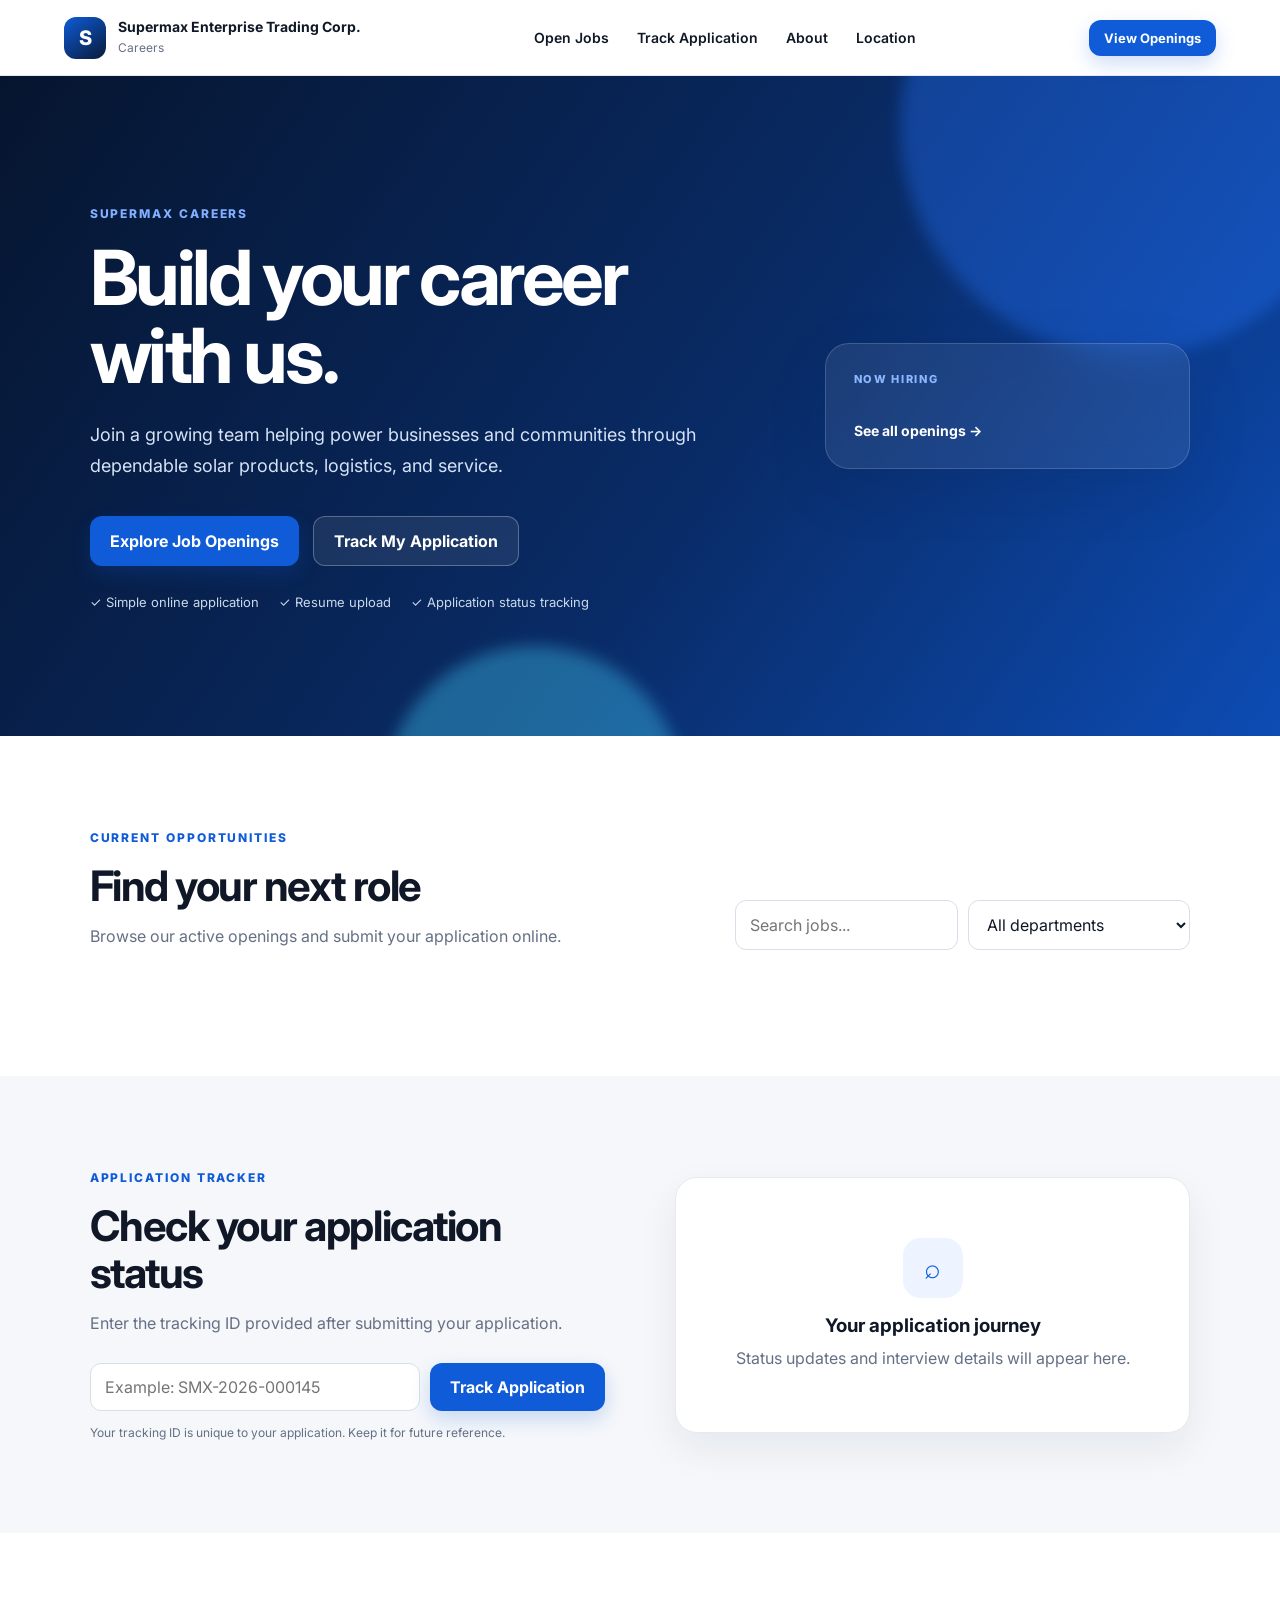
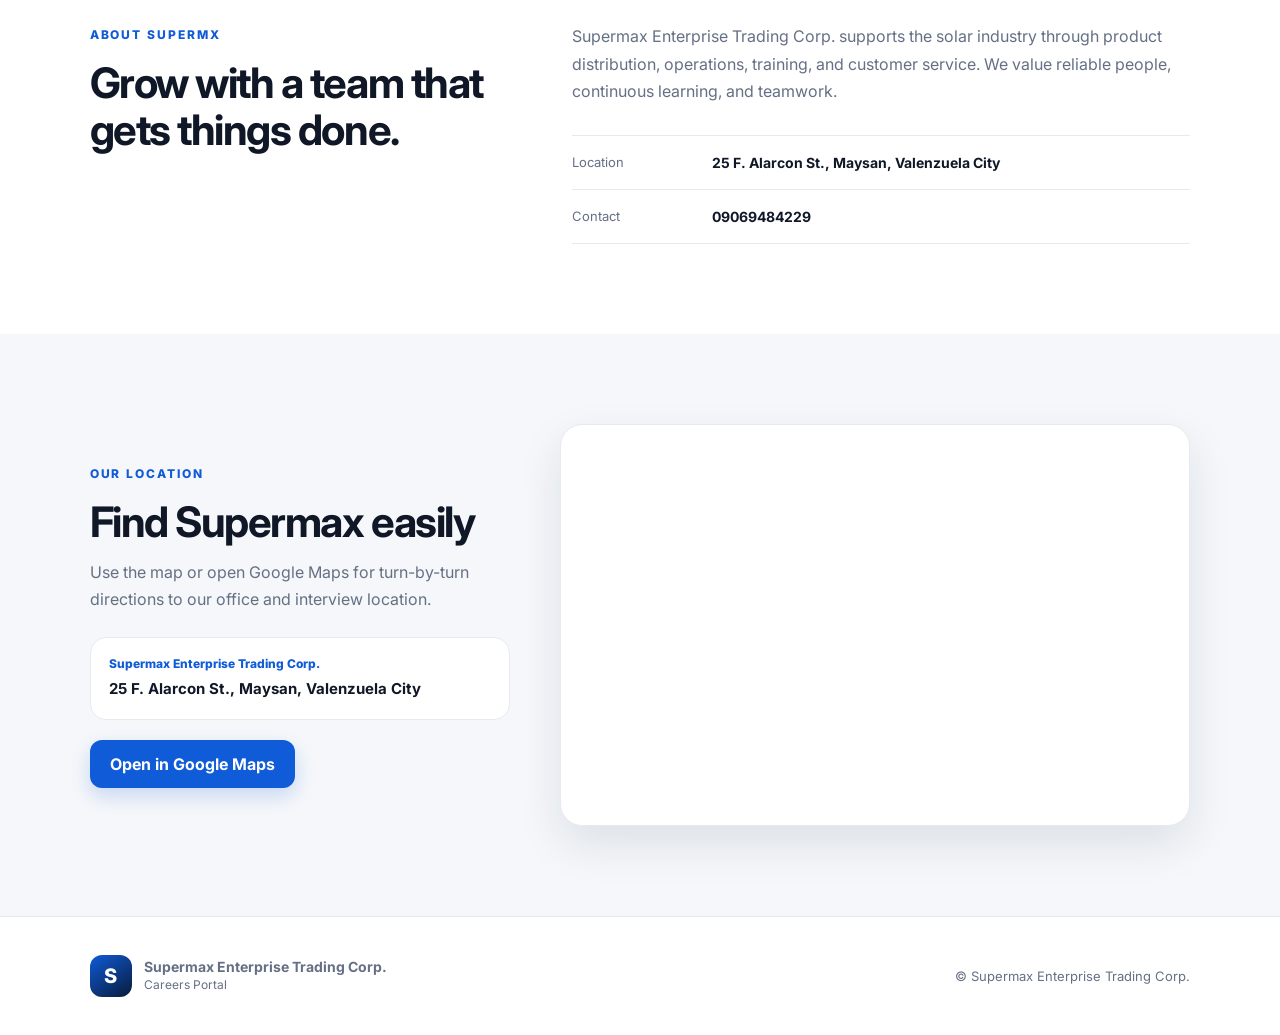
<file: index.html>
<!DOCTYPE html>
<html lang="en">
<head>
  <meta charset="UTF-8" />
  <meta name="viewport" content="width=device-width, initial-scale=1.0" />
  <title>Supermax Careers</title>
  <meta name="description" content="Careers and job openings at Supermax Enterprise Trading Corp." />
  <link rel="preconnect" href="https://fonts.googleapis.com">
  <link rel="preconnect" href="https://fonts.gstatic.com" crossorigin>
  <link href="https://fonts.googleapis.com/css2?family=Inter:wght@400;500;600;700;800&display=swap" rel="stylesheet">
  <link rel="stylesheet" href="styles.css" />
</head>
<body>
  <header class="topbar">
    <a class="brand" href="#home" aria-label="Careers home">
      <div class="brand-logo" id="brandLogoWrap"><img id="brandLogo" alt="Company logo" /></div>
      <div>
        <strong id="brandName">Supermax Enterprise Trading Corp.</strong>
        <span>Careers</span>
      </div>
    </a>
    <nav>
      <a href="#jobs">Open Jobs</a>
      <a href="#track">Track Application</a>
      <a href="#about">About</a>
      <a href="#location">Location</a>
    </nav>
    <a class="btn btn-small" href="#jobs">View Openings</a>
  </header>

  <main>
    <section class="hero" id="home">
      <div class="hero-glow hero-glow-a"></div>
      <div class="hero-glow hero-glow-b"></div>
      <div class="hero-content">
        <span class="eyebrow">SUPERMAX CAREERS</span>
        <h1 id="heroTitle">Build your career with us.</h1>
        <p id="heroSubtitle">Join a growing team helping power businesses and communities through dependable solar products, logistics, and service.</p>
        <div class="hero-actions">
          <a class="btn" href="#jobs">Explore Job Openings</a>
          <a class="btn btn-ghost" href="#track">Track My Application</a>
        </div>
        <div class="hero-trust">
          <span>✓ Simple online application</span>
          <span>✓ Resume upload</span>
          <span>✓ Application status tracking</span>
        </div>
      </div>
      <aside class="hero-card">
        <div class="mini-label">NOW HIRING</div>
        <div id="heroJobList" class="hero-job-list"></div>
        <a href="#jobs" class="text-link">See all openings →</a>
      </aside>
    </section>

    <section class="section" id="jobs">
      <div class="section-head">
        <div>
          <span class="eyebrow dark">CURRENT OPPORTUNITIES</span>
          <h2>Find your next role</h2>
          <p>Browse our active openings and submit your application online.</p>
        </div>
        <div class="job-filter-wrap">
          <input id="jobSearch" class="input" type="search" placeholder="Search jobs..." />
          <select id="jobDepartment" class="input"><option value="">All departments</option></select>
        </div>
      </div>
      <div id="jobsGrid" class="jobs-grid"></div>
      <div id="jobsEmpty" class="empty-state hidden">No active job openings match your search.</div>
    </section>

    <section class="section section-alt" id="track">
      <div class="track-layout">
        <div>
          <span class="eyebrow dark">APPLICATION TRACKER</span>
          <h2>Check your application status</h2>
          <p>Enter the tracking ID provided after submitting your application.</p>
          <div class="track-form">
            <input id="trackingIdInput" class="input" placeholder="Example: SMX-2026-000145" />
            <button id="trackBtn" class="btn">Track Application</button>
          </div>
          <p class="helper">Your tracking ID is unique to your application. Keep it for future reference.</p>
        </div>
        <div id="trackResult" class="track-card track-placeholder">
          <div class="track-icon">⌕</div>
          <h3>Your application journey</h3>
          <p>Status updates and interview details will appear here.</p>
        </div>
      </div>
    </section>

    <section class="section" id="about">
      <div class="about-grid">
        <div>
          <span class="eyebrow dark">ABOUT SUPERMX</span>
          <h2 id="aboutTitle">Grow with a team that gets things done.</h2>
        </div>
        <div>
          <p id="companyDescription">Supermax Enterprise Trading Corp. supports the solar industry through product distribution, operations, training, and customer service. We value reliable people, continuous learning, and teamwork.</p>
          <div class="info-list">
            <div><span>Location</span><strong id="companyAddress">25 F. Alarcon St., Maysan, Valenzuela City</strong></div>
            <div><span>Contact</span><strong id="companyContact">09069484229</strong></div>
          </div>
        </div>
      </div>
    </section>

    <section class="section section-alt" id="location">
      <div class="location-layout">
        <div class="location-copy">
          <span class="eyebrow dark">OUR LOCATION</span>
          <h2>Find Supermax easily</h2>
          <p>Use the map or open Google Maps for turn-by-turn directions to our office and interview location.</p>
          <div class="location-address-card">
            <span>Supermax Enterprise Trading Corp.</span>
            <strong id="mapCompanyAddress">25 F. Alarcon St., Maysan, Valenzuela City</strong>
          </div>
          <a id="openMapsButton" class="btn" href="https://maps.app.goo.gl/k6s9dzqoc3AuiTNH6" target="_blank" rel="noopener">Open in Google Maps</a>
        </div>
        <div class="map-frame-wrap">
          <iframe id="companyMapFrame" title="Supermax Enterprise Trading Corp. location" src="https://www.google.com/maps?q=14.7031475,120.9715062&z=17&output=embed" loading="lazy" referrerpolicy="no-referrer-when-downgrade" allowfullscreen></iframe>
        </div>
      </div>
    </section>
  </main>

  <footer>
    <div class="brand">
      <div class="brand-logo"><img id="footerLogo" alt="Company logo" /></div>
      <div>
        <strong id="footerCompanyName">Supermax Enterprise Trading Corp.</strong>
        <span>Careers Portal</span>
      </div>
    </div>
    <p>© <span id="year"></span> <span id="footerCompanyInline">Supermax Enterprise Trading Corp.</span></p>
  </footer>

  <a id="messengerChatButton" class="messenger-chat hidden" href="#" target="_blank" rel="noopener" aria-label="Chat with us on Messenger">
    <span class="messenger-icon">💬</span>
    <span class="messenger-text"><strong>Need help?</strong><small>Chat with us</small></span>
  </a>

  <div id="jobModal" class="modal hidden" role="dialog" aria-modal="true" aria-labelledby="jobModalTitle">
    <div class="modal-backdrop" data-close-modal></div>
    <div class="modal-panel">
      <button class="modal-close" data-close-modal aria-label="Close">×</button>
      <div id="jobModalContent"></div>
    </div>
  </div>

  <div id="applyModal" class="modal hidden" role="dialog" aria-modal="true" aria-labelledby="applyModalTitle">
    <div class="modal-backdrop" data-close-apply></div>
    <div class="modal-panel modal-wide">
      <button class="modal-close" data-close-apply aria-label="Close">×</button>
      <div class="modal-heading">
        <span class="eyebrow dark">ONLINE APPLICATION</span>
        <h2 id="applyModalTitle">Apply for <span id="applyJobName"></span></h2>
        <p>Complete the form below. Fields marked * are required.</p>
      </div>
      <form id="applicationForm" class="application-form">
        <input type="hidden" id="applyJobId" />
        <div class="form-grid">
          <label>Full Name *<input class="input" id="fullName" required /></label>
          <label>Email Address *<input class="input" id="email" type="email" required /></label>
          <label>Mobile Number *<input class="input" id="mobile" required /></label>
          <label>Address *<input class="input" id="address" required /></label>
          <label>Highest Educational Attainment
            <select class="input" id="education">
              <option>High School</option><option>Senior High School</option><option>Vocational / TESDA</option>
              <option>College Undergraduate</option><option>College Graduate</option><option>Postgraduate</option>
            </select>
          </label>
          <label>Years of Work Experience<input class="input" id="experience" placeholder="Example: 2 years" /></label>
          <label>Expected Salary<input class="input" id="expectedSalary" placeholder="Optional" /></label>
          <label>Available Start Date<input class="input" id="startDate" type="date" /></label>
        </div>
        <label>Short Introduction / Message<textarea class="input" id="message" rows="4" placeholder="Tell us briefly about your experience and why you are applying."></textarea></label>
        <label class="resume-field">Resume *<input class="input" id="resume" type="file" accept=".pdf,.doc,.docx" required />
          <small>Accepted: PDF, DOC, DOCX. Maximum 5 MB.</small>
        </label>
        <label class="consent"><input type="checkbox" id="consent" required /> I confirm that the information provided is accurate and I consent to the processing of my application data for recruitment purposes.</label>
        <button id="submitApplicationBtn" class="btn btn-full" type="submit">Submit Application</button>
        <p id="applicationError" class="form-error hidden"></p>
      </form>
    </div>
  </div>

  <div id="successModal" class="modal hidden">
    <div class="modal-backdrop"></div>
    <div class="modal-panel success-panel">
      <div class="success-icon">✓</div>
      <span class="eyebrow dark">APPLICATION RECEIVED</span>
      <h2>Thank you for applying!</h2>
      <p>Your application has been submitted successfully.</p>
      <p id="successEmailNote" class="success-email-note">We will also send an application confirmation to your email.</p>
      <div class="tracking-code-box">
        <span>Your Tracking ID</span>
        <strong id="successTrackingId"></strong>
        <button id="copyTrackingBtn" class="btn btn-ghost-dark btn-small">Copy Tracking ID</button>
      </div>
      <p class="helper">Save this tracking ID. You will need it to check your application status.</p>
      <button id="closeSuccessBtn" class="btn">Done</button>
    </div>
  </div>

  <script src="config.js"></script>
  <script src="app.js"></script>
</body>
</html>
</file>
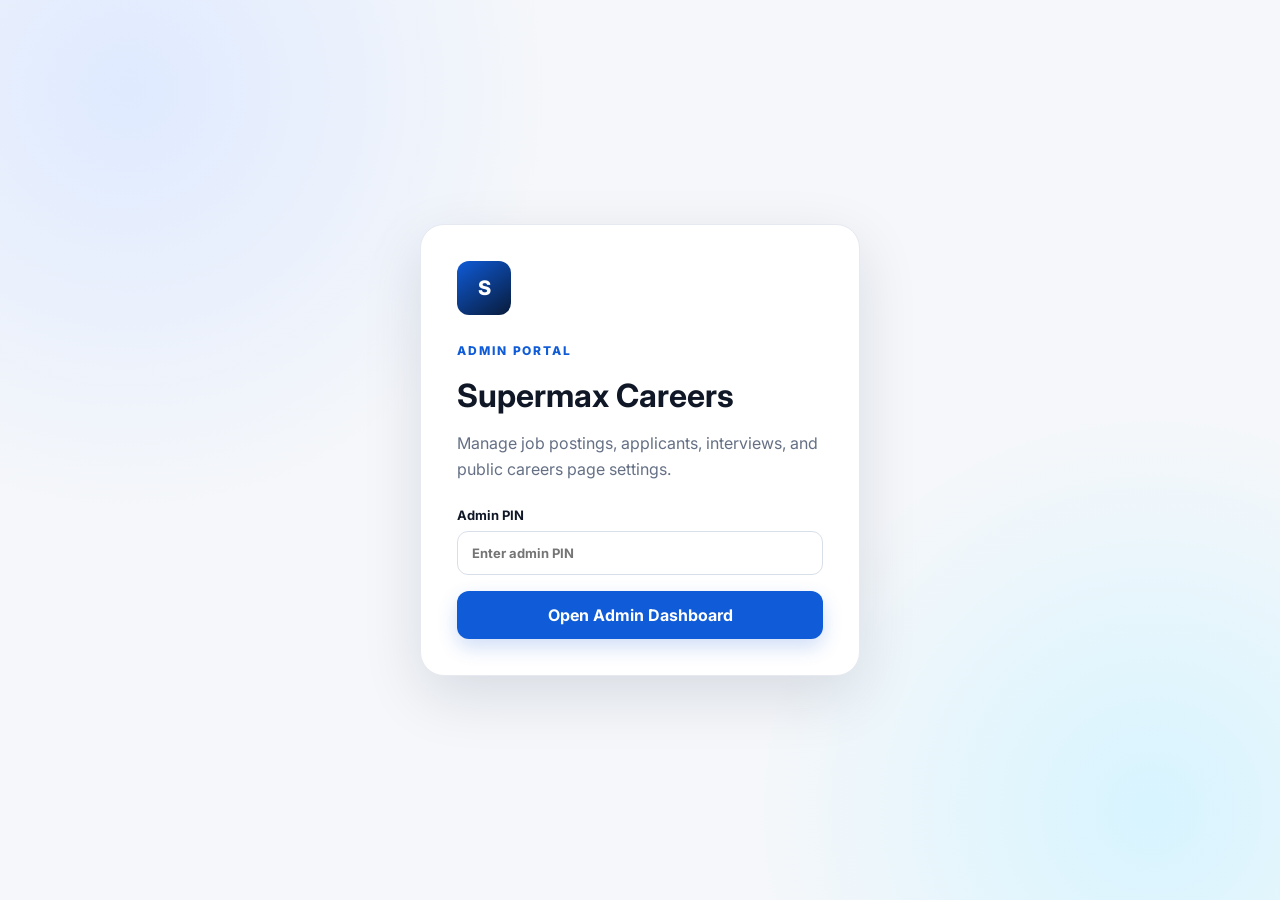
<file: admin.html>
<!DOCTYPE html>
<html lang="en">
<head>
  <meta charset="UTF-8" />
  <meta name="viewport" content="width=device-width, initial-scale=1.0" />
  <title>Supermax Careers Admin</title>
  <link rel="preconnect" href="https://fonts.googleapis.com">
  <link rel="preconnect" href="https://fonts.gstatic.com" crossorigin>
  <link href="https://fonts.googleapis.com/css2?family=Inter:wght@400;500;600;700;800&display=swap" rel="stylesheet">
  <link rel="stylesheet" href="styles.css" />
</head>
<body class="admin-body">
  <div id="loginScreen" class="admin-login">
    <div class="login-card">
      <div class="brand-logo login-logo"><img id="loginLogo" alt="Company logo" /></div>
      <span class="eyebrow dark">ADMIN PORTAL</span>
      <h1>Supermax Careers</h1>
      <p>Manage job postings, applicants, interviews, and public careers page settings.</p>
      <form id="loginForm">
        <label>Admin PIN<input class="input" id="adminPin" type="password" placeholder="Enter admin PIN" required /></label>
        <button class="btn btn-full" type="submit">Open Admin Dashboard</button>
        <p id="loginError" class="form-error hidden"></p>
      </form>
     
    </div>
  </div>

  <div id="adminApp" class="admin-shell hidden">
    <aside class="admin-sidebar">
      <div class="brand admin-brand">
        <div class="brand-logo"><img id="adminLogo" alt="Company logo" /></div>
        <div><strong id="adminCompanyName">Supermax</strong><span>Careers Admin</span></div>
      </div>
      <nav class="admin-nav">
        <button class="nav-item active" data-view="dashboard">◫ <span>Dashboard</span></button>
        <button class="nav-item" data-view="jobs">▣ <span>Job Postings</span></button>
        <button class="nav-item" data-view="applicants">◎ <span>Applicants</span></button>
        <button class="nav-item" data-view="settings">⚙ <span>Settings</span></button>
      </nav>
      <div class="sidebar-bottom">
        <a href="index.html" target="_blank">↗ View Careers Page</a>
        <button id="logoutBtn">⎋ Log out</button>
      </div>
    </aside>

    <main class="admin-main">
      <header class="admin-topbar">
        <div>
          <p class="admin-kicker">RECRUITMENT WORKSPACE</p>
          <h1 id="adminPageTitle">Dashboard</h1>
        </div>
        <div class="admin-date" id="adminDate"></div>
      </header>

      <section id="view-dashboard" class="admin-view">
        <div id="statsGrid" class="stats-grid"></div>
        <div class="admin-grid-two">
          <div class="panel">
            <div class="panel-head"><div><h2>Recent Applicants</h2><p>Latest submitted applications</p></div><button class="text-button" data-go="applicants">View all →</button></div>
            <div id="recentApplicants"></div>
          </div>
          <div class="panel">
            <div class="panel-head"><div><h2>Hiring Pipeline</h2><p>Applicants by current status</p></div></div>
            <div id="pipelineChart" class="pipeline-chart"></div>
          </div>
        </div>
      </section>

      <section id="view-jobs" class="admin-view hidden">
        <div class="view-actions">
          <div><h2>Job Postings</h2><p>Create and manage active roles shown on the public careers page.</p></div>
          <button id="addJobBtn" class="btn">+ Add Job Posting</button>
        </div>
        <div class="panel">
          <div class="table-wrap">
            <table class="admin-table"><thead><tr><th>Job Title</th><th>Department</th><th>Location</th><th>Status</th><th>Applicants</th><th>Actions</th></tr></thead><tbody id="jobsTableBody"></tbody></table>
          </div>
        </div>
      </section>

      <section id="view-applicants" class="admin-view hidden">
        <div class="view-actions">
          <div><h2>Applicants</h2><p>Review applications, update status, and schedule interviews.</p></div>
          <div class="applicant-toolbar">
            <div class="inline-filters">
              <input id="applicantSearch" class="input" placeholder="Search applicant..." />
              <select id="applicantStatusFilter" class="input"><option value="">All statuses</option></select>
            </div>
            <div class="refresh-controls">
              <button id="refreshApplicantsBtn" class="refresh-button" type="button">↻ Refresh Applicants</button>
              <span id="applicantRefreshStatus" class="refresh-status">Auto-refresh every 15 seconds</span>
            </div>
          </div>
        </div>
        <div class="panel">
          <div class="table-wrap">
            <table class="admin-table"><thead><tr><th>Applicant</th><th>Position</th><th>Applied</th><th>Status</th><th>Tracking ID</th><th></th></tr></thead><tbody id="applicantsTableBody"></tbody></table>
          </div>
        </div>
      </section>

      <section id="view-settings" class="admin-view hidden">
        <div class="view-actions"><div><h2>Careers Page Settings</h2><p>Update the company identity and public careers page content.</p></div></div>
        <form id="settingsForm" class="panel settings-form">
          <div class="settings-grid">
            <label>Company Logo<input class="input" id="settingLogo" type="file" accept="image/*" /><small>PNG/JPG recommended. Live mode stores the logo in Google Drive; demo mode stores it in this browser.</small></label>
            <label>Company Name<input class="input" id="settingCompanyName" required /></label>
            <label>Careers Hero Title<input class="input" id="settingHeroTitle" /></label>
            <label>Careers Hero Subtitle<textarea class="input" id="settingHeroSubtitle" rows="3"></textarea></label>
            <label>About Title<input class="input" id="settingAboutTitle" /></label>
            <label>Company Description<textarea class="input" id="settingDescription" rows="5"></textarea></label>
            <label>Address<input class="input" id="settingAddress" /></label>
            <label>Contact Number<input class="input" id="settingContact" /></label>
            <label>HR Notification Email<input class="input" id="settingHrEmail" type="email" placeholder="hr@company.com" /><small>Receives a notification for every new application.</small></label>
            <label>Facebook / Messenger Link<input class="input" id="settingFacebookLink" type="url" placeholder="https://m.me/yourpage" /><small>This controls the floating chat button on the public careers page.</small></label>
            <label>Google Maps Share Link<input class="input" id="settingMapsLink" type="url" value="https://maps.app.goo.gl/k6s9dzqoc3AuiTNH6" placeholder="https://maps.app.goo.gl/..." /><small>Used by the Open in Google Maps and interview directions buttons.</small></label>
            <label>Google Maps Embed Link<input class="input" id="settingMapsEmbedUrl" type="url" value="https://www.google.com/maps?q=14.7031475,120.9715062&z=17&output=embed" placeholder="https://www.google.com/maps?...&output=embed" /><small>Used for the map displayed on the public Careers page.</small></label>
          </div>
          <button class="btn" type="submit">Save Settings</button>
          <span id="settingsSaved" class="saved-message hidden">Settings saved.</span>
        </form>
      </section>
    </main>
  </div>

  <div id="jobEditorModal" class="modal hidden">
    <div class="modal-backdrop" data-close-job-editor></div>
    <div class="modal-panel modal-wide">
      <button class="modal-close" data-close-job-editor>×</button>
      <div class="modal-heading"><span class="eyebrow dark">JOB POSTING</span><h2 id="jobEditorTitle">Add Job Posting</h2></div>
      <form id="jobEditorForm" class="application-form">
        <input type="hidden" id="jobEditId" />
        <div class="form-grid">
          <label>Job Title *<input class="input" id="jobTitle" required /></label>
          <label>Department *<input class="input" id="jobDepartmentInput" required /></label>
          <label>Location *<input class="input" id="jobLocation" required /></label>
          <label>Employment Type<select class="input" id="jobType"><option>Full-time</option><option>Part-time</option><option>Contract</option><option>Internship</option></select></label>
          <label>Salary Range<input class="input" id="jobSalary" placeholder="Optional" /></label>
          <label>Status<select class="input" id="jobStatus"><option value="active">Active</option><option value="closed">Closed</option><option value="draft">Draft</option></select></label>
        </div>
        <label>Job Description<textarea class="input" id="jobDescription" rows="5" required></textarea></label>
        <label>Qualifications<textarea class="input" id="jobQualifications" rows="7" placeholder="One qualification per line" required></textarea></label>
        <label>Responsibilities<textarea class="input" id="jobResponsibilities" rows="7" placeholder="One responsibility per line"></textarea></label>
        <button class="btn btn-full" type="submit">Save Job Posting</button>
      </form>
    </div>
  </div>

  <div id="applicantModal" class="modal hidden">
    <div class="modal-backdrop" data-close-applicant></div>
    <div class="modal-panel modal-wide applicant-panel">
      <button class="modal-close" data-close-applicant>×</button>
      <div id="applicantDetails"></div>
    </div>
  </div>

  <script src="config.js"></script>
  <script src="app.js"></script>
  <script src="admin.js"></script>
</body>
</html>
</file>
<file: styles.css>
:root{
  --ink:#101827;--muted:#657085;--line:#e6eaf0;--soft:#f5f7fa;--white:#fff;
  --primary:#0f5bd8;--primary-dark:#0b3f9a;--navy:#081b3a;--success:#0e9f6e;
  --warning:#d97706;--danger:#d92d20;--radius:20px;--shadow:0 20px 60px rgba(8,27,58,.12)
}
*{box-sizing:border-box}html{scroll-behavior:smooth}body{margin:0;font-family:Inter,Arial,sans-serif;color:var(--ink);background:#fff}button,input,select,textarea{font:inherit}button{cursor:pointer}a{color:inherit;text-decoration:none}.hidden{display:none!important}
.topbar{height:76px;padding:0 5vw;display:flex;align-items:center;justify-content:space-between;gap:24px;background:rgba(255,255,255,.94);backdrop-filter:blur(10px);position:sticky;top:0;z-index:40;border-bottom:1px solid var(--line)}
.brand{display:flex;align-items:center;gap:12px}.brand-logo{width:42px;height:42px;border-radius:12px;background:linear-gradient(145deg,var(--primary),var(--navy));display:grid;place-items:center;overflow:hidden;flex:0 0 auto}.brand-logo img{width:100%;height:100%;object-fit:contain}.brand-logo img:not([src]),.brand-logo img[src=""]{display:none}.brand-logo:has(img:not([src])),.brand-logo:has(img[src=""]){position:relative}.brand-logo:has(img:not([src])):after,.brand-logo:has(img[src=""]):after{content:"S";color:#fff;font-weight:800;font-size:20px}
.brand strong{display:block;font-size:14px;line-height:1.2}.brand span{font-size:12px;color:var(--muted)}.topbar nav{display:flex;gap:28px;font-size:14px;font-weight:600}.topbar nav a:hover{color:var(--primary)}
.btn{border:0;border-radius:12px;background:var(--primary);color:#fff;font-weight:700;padding:14px 20px;display:inline-flex;align-items:center;justify-content:center;transition:.2s;box-shadow:0 8px 20px rgba(15,91,216,.2)}.btn:hover{background:var(--primary-dark);transform:translateY(-1px)}.btn-small{padding:10px 15px;font-size:13px}.btn-ghost{background:rgba(255,255,255,.08);box-shadow:none;border:1px solid rgba(255,255,255,.28)}.btn-ghost:hover{background:rgba(255,255,255,.14)}.btn-ghost-dark{color:var(--primary);background:#fff;border:1px solid #d7e2f6;box-shadow:none}.btn-full{width:100%}
.hero{min-height:660px;padding:88px 7vw;display:grid;grid-template-columns:minmax(0,1.2fr) minmax(330px,.65fr);align-items:center;gap:60px;position:relative;overflow:hidden;background:linear-gradient(125deg,#06152f 0%,#092b66 56%,#0f5bd8 120%);color:#fff}.hero-content,.hero-card{position:relative;z-index:2}.hero-glow{position:absolute;border-radius:50%;filter:blur(8px);opacity:.35}.hero-glow-a{width:460px;height:460px;background:#2474ff;right:-80px;top:-180px}.hero-glow-b{width:300px;height:300px;background:#47d7ff;left:30%;bottom:-210px}.eyebrow{display:inline-block;font-size:12px;font-weight:800;letter-spacing:.16em;color:#82afff;margin-bottom:18px}.eyebrow.dark{color:var(--primary)}.hero h1{font-size:clamp(42px,6vw,76px);line-height:1.02;max-width:760px;margin:0 0 24px;letter-spacing:-.045em}.hero-content>p{font-size:18px;line-height:1.75;color:#d6e2f6;max-width:720px;margin:0 0 34px}.hero-actions{display:flex;gap:14px;flex-wrap:wrap}.hero-trust{display:flex;gap:20px;flex-wrap:wrap;margin-top:28px;color:#cbd8eb;font-size:13px}.hero-card{border:1px solid rgba(255,255,255,.16);background:rgba(255,255,255,.08);backdrop-filter:blur(16px);border-radius:24px;padding:28px;box-shadow:var(--shadow)}.mini-label{font-size:11px;font-weight:800;letter-spacing:.15em;color:#8db8ff;margin-bottom:16px}.hero-job-list{display:flex;flex-direction:column}.hero-job{padding:16px 0;border-bottom:1px solid rgba(255,255,255,.12)}.hero-job strong{font-size:16px;display:block}.hero-job span{font-size:12px;color:#cad6e8;margin-top:5px;display:block}.text-link{display:inline-block;margin-top:20px;color:#fff;font-weight:700;font-size:14px}
.section{padding:90px 7vw}.section-alt{background:var(--soft)}.section-head{display:flex;justify-content:space-between;gap:40px;align-items:end;margin-bottom:36px}.section h2{font-size:42px;line-height:1.1;letter-spacing:-.035em;margin:0 0 14px}.section-head p,.about-grid p,.track-layout>div>p{color:var(--muted);line-height:1.7;margin:0}.job-filter-wrap{display:flex;gap:10px;min-width:420px}.input{width:100%;border:1px solid #d9dfe8;border-radius:11px;padding:13px 14px;background:#fff;color:var(--ink);outline:none}.input:focus{border-color:#7aa7f4;box-shadow:0 0 0 4px rgba(15,91,216,.1)}textarea.input{resize:vertical}
.jobs-grid{display:grid;grid-template-columns:repeat(3,minmax(0,1fr));gap:20px}.job-card{border:1px solid var(--line);border-radius:18px;padding:25px;background:#fff;display:flex;flex-direction:column;transition:.2s;min-height:300px}.job-card:hover{transform:translateY(-4px);box-shadow:0 16px 40px rgba(8,27,58,.09);border-color:#c7d7f1}.job-badge{align-self:flex-start;background:#edf4ff;color:var(--primary);font-size:11px;font-weight:800;padding:7px 9px;border-radius:999px}.job-card h3{font-size:22px;margin:22px 0 10px}.job-meta{color:var(--muted);font-size:13px;display:flex;gap:12px;flex-wrap:wrap}.job-card p{color:var(--muted);line-height:1.6;font-size:14px;flex:1}.job-card .card-actions{display:flex;gap:10px}.job-card .card-actions .btn{flex:1}.outline-button{border:1px solid #d8e0eb;background:#fff;border-radius:12px;padding:12px 16px;font-weight:700;color:var(--ink)}.outline-button:hover{border-color:var(--primary);color:var(--primary)}.empty-state{text-align:center;padding:50px;color:var(--muted);border:1px dashed #cfd6df;border-radius:18px}
.track-layout{display:grid;grid-template-columns:1fr 1fr;gap:70px;align-items:center}.track-form{display:flex;gap:10px;margin-top:26px}.track-form .input{flex:1}.helper{font-size:12px!important;color:var(--muted)!important;margin-top:12px!important}.track-card{background:#fff;border:1px solid var(--line);border-radius:22px;padding:30px;box-shadow:0 16px 40px rgba(8,27,58,.07)}.track-placeholder{text-align:center;padding:60px 30px}.track-icon{width:60px;height:60px;margin:0 auto 16px;border-radius:18px;background:#edf4ff;color:var(--primary);display:grid;place-items:center;font-size:28px}.track-card h3{margin:0 0 8px}.track-card p{color:var(--muted);line-height:1.6}.status-head{display:flex;justify-content:space-between;gap:20px;align-items:start;margin-bottom:26px}.status-pill{font-size:11px;font-weight:800;padding:8px 10px;border-radius:999px;background:#edf4ff;color:var(--primary);white-space:nowrap}.status-meta{font-size:13px;color:var(--muted)}.timeline{position:relative;margin-top:20px}.timeline-item{display:grid;grid-template-columns:28px 1fr;gap:14px;position:relative;padding-bottom:22px}.timeline-item:not(:last-child):before{content:"";position:absolute;left:13px;top:25px;bottom:-2px;width:2px;background:#dfe5ed}.timeline-dot{width:28px;height:28px;border-radius:50%;background:#e9edf3;display:grid;place-items:center;color:#96a0ae;font-size:13px;z-index:1}.timeline-item.done .timeline-dot,.timeline-item.current .timeline-dot{background:var(--primary);color:#fff}.timeline-item.done:not(:last-child):before{background:var(--primary)}.timeline-content strong{font-size:14px}.timeline-content p{font-size:12px;margin:4px 0 0}.interview-box{margin-top:20px;border:1px solid #cfe0ff;background:#f3f7ff;padding:18px;border-radius:14px}.interview-box h4{margin:0 0 10px;color:var(--primary)}.interview-box p{margin:4px 0;font-size:13px}
.about-grid{display:grid;grid-template-columns:.8fr 1.2fr;gap:70px}.info-list{margin-top:30px;border-top:1px solid var(--line)}.info-list div{display:grid;grid-template-columns:120px 1fr;padding:18px 0;border-bottom:1px solid var(--line);gap:20px}.info-list span{font-size:13px;color:var(--muted)}.info-list strong{font-size:14px}
footer{padding:38px 7vw;border-top:1px solid var(--line);display:flex;justify-content:space-between;align-items:center;color:var(--muted);font-size:13px}
.modal{position:fixed;inset:0;z-index:100;display:grid;place-items:center;padding:20px}.modal-backdrop{position:absolute;inset:0;background:rgba(3,12,27,.66);backdrop-filter:blur(4px)}.modal-panel{position:relative;z-index:1;width:min(720px,100%);max-height:92vh;overflow:auto;background:#fff;border-radius:22px;padding:34px;box-shadow:0 30px 100px rgba(0,0,0,.3)}.modal-wide{width:min(950px,100%)}.modal-close{position:absolute;right:18px;top:14px;border:0;background:transparent;font-size:28px;color:#737d8c}.modal-heading{padding-right:40px;margin-bottom:24px}.modal-heading h2{font-size:34px;margin:0 0 10px}.modal-heading p{color:var(--muted)}.job-detail-meta{display:flex;gap:10px;flex-wrap:wrap;margin:18px 0 30px}.meta-chip{background:var(--soft);border:1px solid var(--line);border-radius:999px;padding:8px 11px;font-size:12px;color:#556174}.job-section{margin-top:26px}.job-section h3{font-size:17px}.job-section p,.job-section li{color:var(--muted);line-height:1.7;font-size:14px}.job-section ul{padding-left:20px}.application-form{display:flex;flex-direction:column;gap:18px}.application-form label,.settings-form label,.login-card label{font-size:13px;font-weight:700;display:flex;flex-direction:column;gap:8px}.form-grid{display:grid;grid-template-columns:1fr 1fr;gap:16px}.resume-field small,.settings-form small{font-weight:400;color:var(--muted)}.consent{flex-direction:row!important;align-items:flex-start;font-weight:500!important;line-height:1.5}.consent input{margin-top:4px}.form-error{color:var(--danger);font-size:13px;margin:0}.success-panel{text-align:center;width:min(540px,100%)}.success-icon{width:68px;height:68px;border-radius:50%;background:#e7f8f2;color:var(--success);font-size:34px;display:grid;place-items:center;margin:0 auto 22px}.tracking-code-box{background:var(--soft);border:1px solid var(--line);border-radius:16px;padding:20px;margin:22px 0;display:flex;flex-direction:column;align-items:center;gap:10px}.tracking-code-box span{font-size:11px;font-weight:700;color:var(--muted);text-transform:uppercase;letter-spacing:.12em}.tracking-code-box strong{font-size:26px;color:var(--primary);letter-spacing:.04em}

/* ADMIN */
.admin-body{background:#f3f5f8}.admin-login{min-height:100vh;display:grid;place-items:center;padding:24px;background:radial-gradient(circle at 10% 10%,#dfeaff,transparent 30%),radial-gradient(circle at 90% 90%,#d7f4ff,transparent 28%),#f5f7fa}.login-card{width:min(440px,100%);background:#fff;border:1px solid var(--line);border-radius:24px;padding:36px;box-shadow:var(--shadow)}.login-logo{width:54px;height:54px;margin-bottom:24px}.login-card h1{margin:0 0 10px;font-size:32px}.login-card>p{color:var(--muted);line-height:1.6;margin-bottom:24px}.login-card form{display:flex;flex-direction:column;gap:16px}.demo-note{display:block;margin-top:18px;color:var(--muted);background:var(--soft);padding:12px;border-radius:10px}.admin-shell{min-height:100vh;display:grid;grid-template-columns:250px 1fr}.admin-sidebar{background:var(--navy);color:#fff;padding:24px 18px;position:fixed;left:0;top:0;bottom:0;width:250px;display:flex;flex-direction:column}.admin-brand{padding:0 8px 24px;border-bottom:1px solid rgba(255,255,255,.1)}.admin-brand span{color:#94a8c9}.admin-nav{display:flex;flex-direction:column;gap:6px;padding-top:22px}.nav-item{border:0;background:transparent;color:#aebbd1;border-radius:10px;padding:13px 14px;text-align:left;font-weight:600;display:flex;gap:12px}.nav-item.active,.nav-item:hover{background:rgba(255,255,255,.1);color:#fff}.sidebar-bottom{margin-top:auto;border-top:1px solid rgba(255,255,255,.1);padding-top:14px;display:flex;flex-direction:column}.sidebar-bottom a,.sidebar-bottom button{color:#aebbd1;background:transparent;border:0;text-align:left;padding:11px 10px;font-size:13px}.sidebar-bottom a:hover,.sidebar-bottom button:hover{color:#fff}.admin-main{grid-column:2;padding:0 34px 50px}.admin-topbar{height:104px;display:flex;align-items:center;justify-content:space-between}.admin-kicker{font-size:10px;font-weight:800;color:var(--primary);letter-spacing:.15em;margin:0 0 5px}.admin-topbar h1{margin:0;font-size:28px}.admin-date{font-size:13px;color:var(--muted)}.stats-grid{display:grid;grid-template-columns:repeat(5,1fr);gap:14px;margin-bottom:20px}.stat-card{background:#fff;border:1px solid var(--line);border-radius:16px;padding:20px}.stat-card span{font-size:12px;color:var(--muted);display:block;margin-bottom:13px}.stat-card strong{font-size:30px}.admin-grid-two{display:grid;grid-template-columns:1.35fr .65fr;gap:20px}.panel{background:#fff;border:1px solid var(--line);border-radius:18px;padding:22px}.panel-head,.view-actions{display:flex;justify-content:space-between;align-items:center;gap:20px;margin-bottom:20px}.panel-head h2,.view-actions h2{margin:0 0 5px;font-size:19px}.panel-head p,.view-actions p{margin:0;color:var(--muted);font-size:13px}.text-button{background:transparent;border:0;color:var(--primary);font-weight:700}.recent-row{display:grid;grid-template-columns:42px 1fr auto;gap:12px;align-items:center;padding:13px 0;border-top:1px solid var(--line)}.avatar{width:42px;height:42px;border-radius:12px;background:#eaf1ff;color:var(--primary);display:grid;place-items:center;font-weight:800}.recent-row strong{font-size:13px;display:block}.recent-row span{font-size:11px;color:var(--muted)}.pipeline-row{margin-bottom:17px}.pipeline-label{display:flex;justify-content:space-between;font-size:12px;margin-bottom:7px}.pipeline-bar{height:8px;background:#e9edf3;border-radius:999px;overflow:hidden}.pipeline-fill{height:100%;background:linear-gradient(90deg,var(--primary),#48a1ff);border-radius:999px}.table-wrap{overflow:auto}.admin-table{width:100%;border-collapse:collapse;min-width:760px}.admin-table th{text-align:left;font-size:11px;text-transform:uppercase;letter-spacing:.06em;color:#7c8797;padding:12px;border-bottom:1px solid var(--line)}.admin-table td{padding:15px 12px;border-bottom:1px solid var(--line);font-size:13px;vertical-align:middle}.admin-table tr:last-child td{border-bottom:0}.table-primary strong{display:block}.table-primary span{font-size:11px;color:var(--muted)}.table-action{border:0;background:#f0f4fa;color:var(--ink);border-radius:8px;padding:8px 10px;font-weight:700;font-size:12px}.table-action:hover{color:var(--primary)}.status-tag{display:inline-flex;padding:6px 9px;border-radius:999px;font-size:10px;font-weight:800;background:#eef2f6;color:#5e6979}.status-tag.active,.status-tag.hired{background:#e6f8f1;color:#087a53}.status-tag.closed,.status-tag.not-selected{background:#feeeee;color:#b42318}.status-tag.for-interview,.status-tag.shortlisted{background:#fff5e5;color:#b35b00}.status-tag.under-review,.status-tag.final-review{background:#edf4ff;color:#1558bb}.inline-filters{display:flex;gap:10px;min-width:420px}.settings-form{max-width:900px}.settings-grid{display:grid;grid-template-columns:1fr 1fr;gap:18px;margin-bottom:20px}.saved-message{color:var(--success);font-size:13px;margin-left:12px}.applicant-panel{width:min(1000px,100%)}.applicant-head{display:flex;justify-content:space-between;gap:20px;margin-bottom:25px}.applicant-head h2{margin:6px 0}.applicant-head p{margin:0;color:var(--muted);font-size:13px}.applicant-grid{display:grid;grid-template-columns:1fr 340px;gap:24px}.detail-card{border:1px solid var(--line);border-radius:14px;padding:18px;margin-bottom:14px}.detail-card h3{font-size:14px;margin:0 0 14px}.detail-list{display:grid;grid-template-columns:1fr 1fr;gap:14px}.detail-item span{display:block;font-size:10px;text-transform:uppercase;color:#8993a2;letter-spacing:.06em;margin-bottom:5px}.detail-item strong{font-size:13px}.detail-card p{font-size:13px;color:var(--muted);line-height:1.6}.admin-form-stack{display:flex;flex-direction:column;gap:14px}.resume-link{display:flex;justify-content:center;padding:12px;border:1px solid #d6e2f5;color:var(--primary);border-radius:10px;font-weight:700;font-size:13px}.danger-button{border:1px solid #ffd0cc;background:#fff;color:var(--danger);border-radius:10px;padding:11px;font-weight:700}.danger-button:hover{background:#fff2f1}
@media(max-width:1000px){.hero{grid-template-columns:1fr}.hero-card{max-width:650px}.jobs-grid{grid-template-columns:repeat(2,1fr)}.stats-grid{grid-template-columns:repeat(3,1fr)}.admin-grid-two{grid-template-columns:1fr}.applicant-grid{grid-template-columns:1fr}.admin-shell{grid-template-columns:82px 1fr}.admin-sidebar{width:82px}.admin-brand div:last-child,.nav-item span{display:none}.admin-main{grid-column:2}.sidebar-bottom a,.sidebar-bottom button{font-size:0}.sidebar-bottom a:before{content:"↗";font-size:18px}.sidebar-bottom button:before{content:"⎋";font-size:18px}}
@media(max-width:720px){.topbar{height:68px;padding:0 18px}.topbar nav,.topbar>.btn{display:none}.brand strong{max-width:220px;font-size:12px}.hero{padding:70px 20px;min-height:auto;gap:35px}.hero h1{font-size:44px}.hero-content>p{font-size:16px}.section{padding:65px 20px}.section h2{font-size:34px}.section-head{display:block}.job-filter-wrap,.inline-filters{min-width:0;width:100%;margin-top:20px;flex-direction:column}.jobs-grid{grid-template-columns:1fr}.track-layout,.about-grid{grid-template-columns:1fr;gap:40px}.track-form{flex-direction:column}.form-grid,.settings-grid{grid-template-columns:1fr}.modal{padding:8px}.modal-panel{padding:26px 20px}.modal-heading h2{font-size:27px}.status-head{flex-direction:column}.info-list div{grid-template-columns:1fr;gap:6px}footer{flex-direction:column;gap:20px;text-align:center}.admin-shell{display:block}.admin-sidebar{position:static;width:100%;height:auto;padding:12px 15px;display:block}.admin-brand{border:0;padding:0 0 10px}.admin-brand div:last-child{display:block}.admin-nav{flex-direction:row;overflow:auto;padding:0}.nav-item{white-space:nowrap}.nav-item span{display:inline}.sidebar-bottom{display:none}.admin-main{padding:0 15px 40px}.admin-topbar{height:90px}.admin-date{display:none}.stats-grid{grid-template-columns:repeat(2,1fr)}.view-actions{align-items:flex-start;flex-direction:column}.panel{padding:16px}.applicant-head{flex-direction:column}.detail-list{grid-template-columns:1fr}}


.success-email-note{font-size:13px;color:var(--muted);margin:-2px 0 0}
.messenger-chat{position:fixed;right:24px;bottom:24px;z-index:55;display:flex;align-items:center;gap:10px;background:#0866ff;color:#fff;padding:12px 16px;border-radius:999px;box-shadow:0 16px 35px rgba(8,102,255,.32);transition:.2s}
.messenger-chat:hover{transform:translateY(-2px);background:#0554d8}
.messenger-icon{width:34px;height:34px;border-radius:50%;background:rgba(255,255,255,.16);display:grid;place-items:center;font-size:18px}
.messenger-text{display:flex;flex-direction:column;line-height:1.15}.messenger-text strong{font-size:13px}.messenger-text small{font-size:10px;color:#dce9ff;margin-top:3px}
@media(max-width:720px){.messenger-chat{right:15px;bottom:15px;padding:11px}.messenger-text{display:none}.messenger-icon{width:38px;height:38px}}


.location-layout{display:grid;grid-template-columns:.8fr 1.2fr;gap:50px;align-items:center}.location-copy>p{color:var(--muted);line-height:1.7;margin:0 0 24px}.location-address-card{background:#fff;border:1px solid var(--line);border-radius:16px;padding:18px;margin:0 0 20px;display:flex;flex-direction:column;gap:7px}.location-address-card span{font-size:12px;color:var(--primary);font-weight:800}.location-address-card strong{font-size:15px;line-height:1.5}.map-frame-wrap{min-height:400px;border-radius:22px;overflow:hidden;border:1px solid var(--line);box-shadow:0 18px 45px rgba(8,27,58,.1);background:#fff}.map-frame-wrap iframe{width:100%;height:400px;border:0;display:block}.map-link-inline{display:inline-flex;margin-top:12px;color:var(--primary);font-weight:800;font-size:13px}.email-map-button{display:inline-block;background:#0f5bd8;color:#fff!important;padding:11px 16px;border-radius:9px;text-decoration:none;font-weight:700}
@media(max-width:720px){.location-layout{grid-template-columns:1fr;gap:30px}.map-frame-wrap,.map-frame-wrap iframe{min-height:330px;height:330px}}

/* Applicant live refresh */
.applicant-toolbar{display:flex;flex-direction:column;align-items:flex-end;gap:10px;min-width:420px}
.refresh-controls{display:flex;align-items:center;justify-content:flex-end;gap:12px;width:100%}
.refresh-button{border:1px solid #d6e2f5;background:#fff;color:var(--primary);border-radius:9px;padding:9px 12px;font-size:12px;font-weight:800;white-space:nowrap}
.refresh-button:hover{background:#f5f8ff}
.refresh-button:disabled{opacity:.6;cursor:wait}
.refresh-status{font-size:11px;color:var(--muted);text-align:right}
.new-applicant-row{background:#f8fbff}
.new-applicant-badge{display:inline-flex;align-items:center;margin-left:6px;padding:3px 6px;border-radius:999px;background:#e8f1ff;color:var(--primary);font-size:9px;font-weight:800;letter-spacing:.05em;vertical-align:middle}
.admin-refresh-toast{position:fixed;right:24px;bottom:24px;z-index:1200;max-width:min(360px,calc(100vw - 32px));padding:14px 18px;border-radius:12px;background:#0a2348;color:#fff;font-size:13px;font-weight:700;box-shadow:0 18px 45px rgba(10,35,72,.25);opacity:0;transform:translateY(14px);pointer-events:none;transition:opacity .2s ease,transform .2s ease}
.admin-refresh-toast.show{opacity:1;transform:translateY(0)}
@media(max-width:720px){.applicant-toolbar{min-width:0;width:100%;align-items:stretch}.refresh-controls{align-items:flex-start;flex-direction:column}.refresh-status{text-align:left}.refresh-button{width:100%}.admin-refresh-toast{right:16px;bottom:16px}}
</file>
